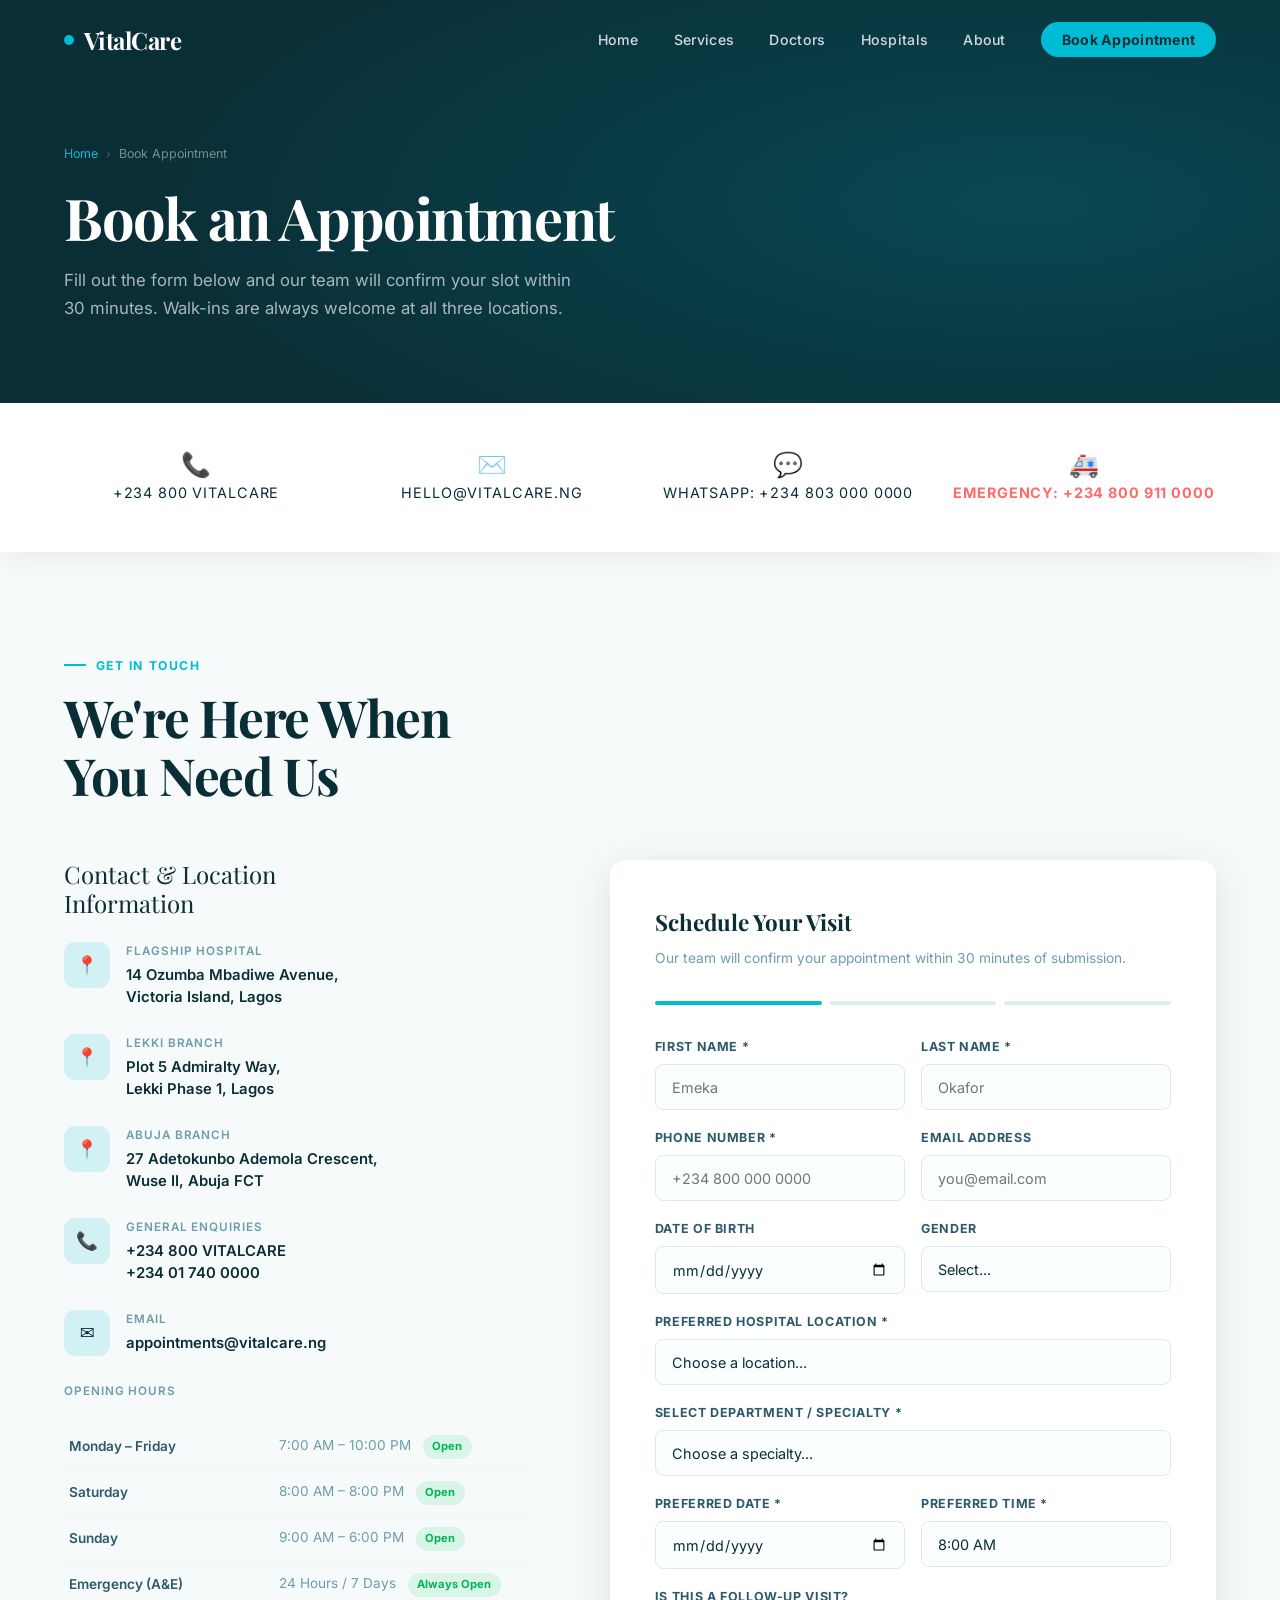
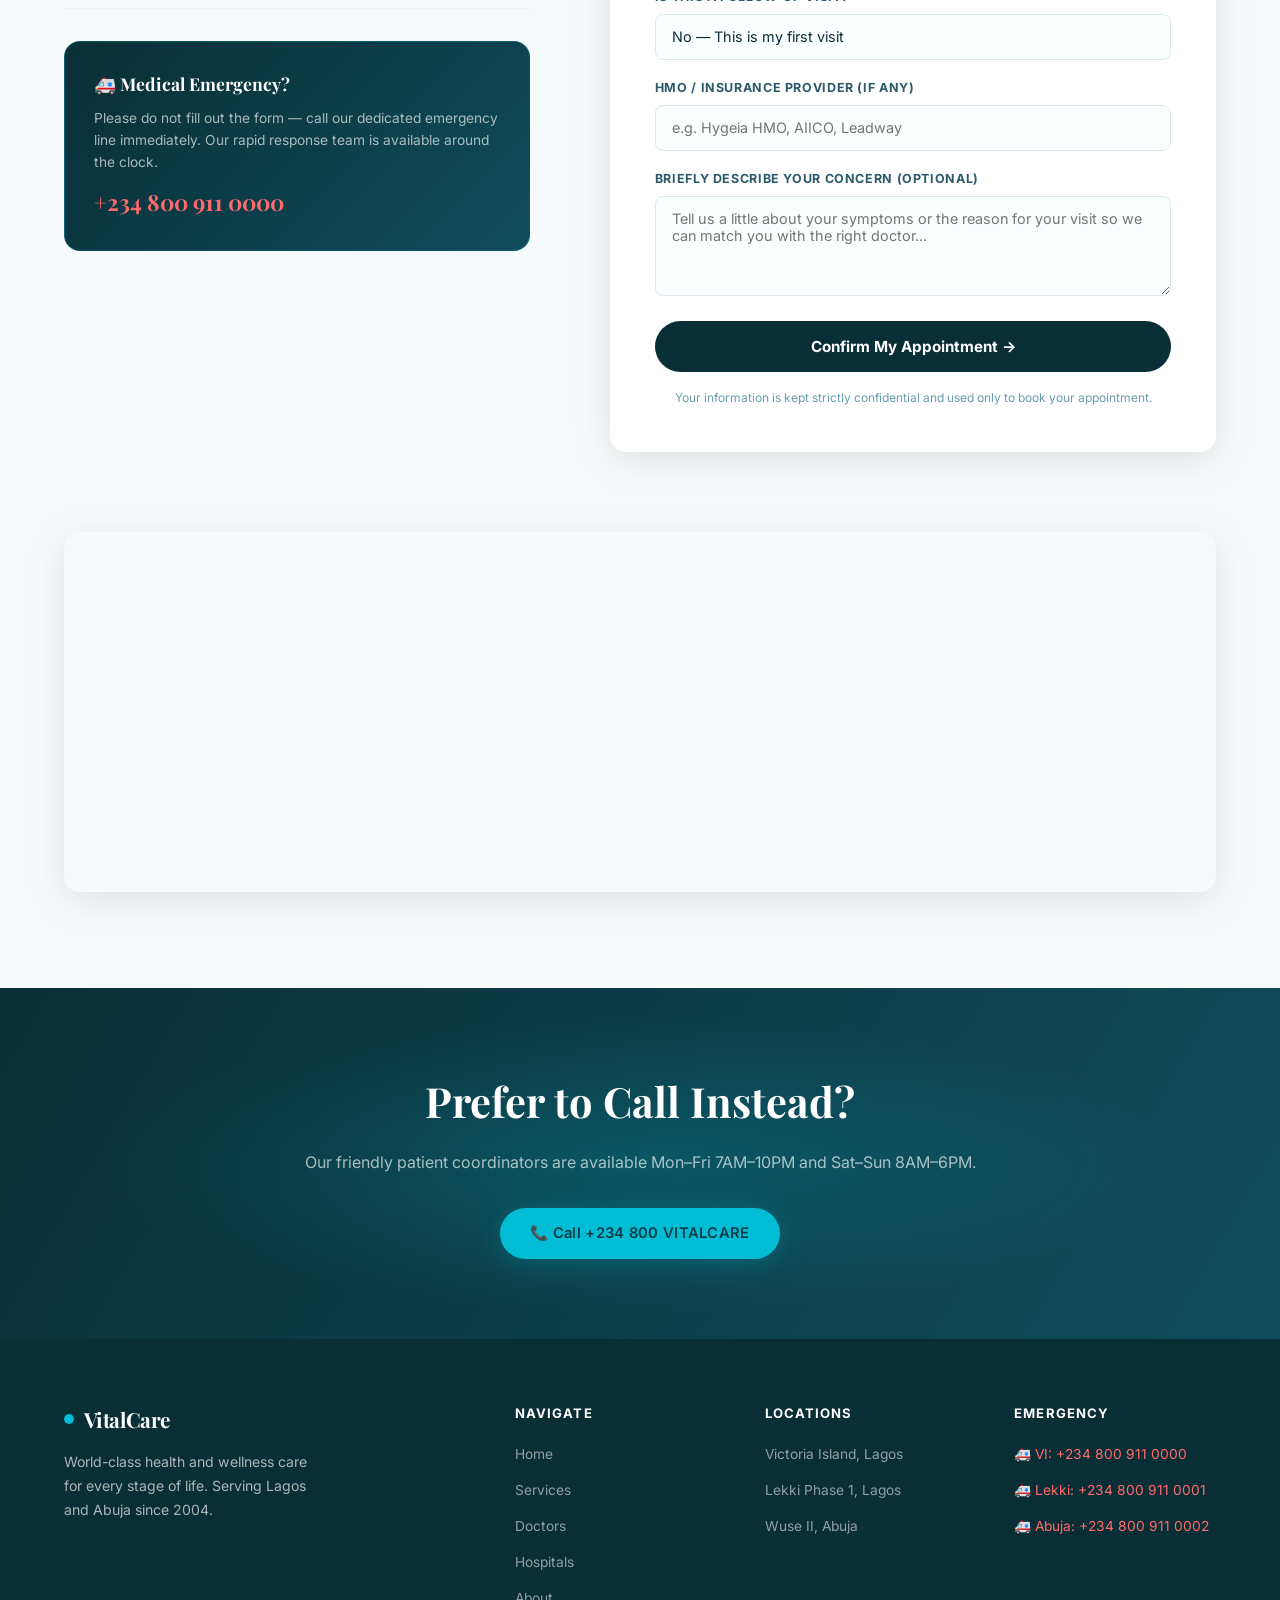
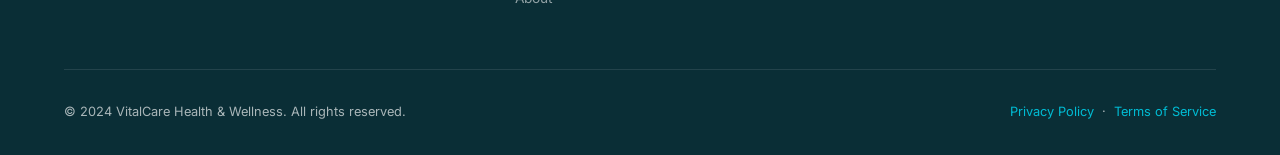
<file: contact.html>
<!DOCTYPE html>
<html lang="en">
<head>
<meta charset="UTF-8"><meta name="viewport" content="width=device-width,initial-scale=1">
<title>Book Appointment | VitalCare Health & Wellness</title>
<link rel="stylesheet" href="style.css">
<style>
.contact-hero-img{
  position:absolute;inset:0;
  background:url('https://images.unsplash.com/photo-1581056771107-24ca5f033842?w=1600&q=80&auto=format&fit=crop') center/cover no-repeat;
  opacity:.12;
}

/* booking layout */
.booking-layout{display:grid;grid-template-columns:1fr 1.3fr;gap:5rem;align-items:start;margin-top:3.5rem}

/* info side */
.contact-info-title{font-family:var(--font-d);font-size:1.5rem;color:var(--text);margin-bottom:1.5rem;line-height:1.2}
.contact-item{display:flex;gap:1rem;margin-bottom:1.6rem;align-items:flex-start}
.ci-icon{
  width:46px;height:46px;background:var(--cyan-glow);border-radius:11px;
  display:flex;align-items:center;justify-content:center;font-size:1.1rem;flex-shrink:0;
}
.ci-label{font-size:.73rem;color:var(--text-light);text-transform:uppercase;letter-spacing:.08em;margin-bottom:.2rem;font-weight:600}
.ci-value{font-weight:600;color:var(--text);font-size:.93rem;line-height:1.5}
.ci-value a{color:var(--text);text-decoration:none}
.ci-value a:hover{color:var(--cyan)}

.emergency-box{
  background:linear-gradient(135deg,var(--teal),var(--teal-mid));
  border-radius:var(--r);padding:1.8rem;margin-top:2rem;
  border:1px solid rgba(0,188,212,.25);
}
.emergency-box h4{color:#fff;font-family:var(--font-d);font-size:1.1rem;margin-bottom:.5rem}
.emergency-box p{font-size:.86rem;color:rgba(255,255,255,.65);margin-bottom:.8rem;line-height:1.6}
.emergency-num{font-size:1.4rem;font-weight:700;color:var(--coral);font-family:var(--font-d)}

/* hours table */
.hours-table{width:100%;margin-top:1.5rem;border-collapse:collapse}
.hours-table tr{border-bottom:1px solid #edf5f5}
.hours-table td{padding:.65rem .3rem;font-size:.85rem}
.hours-table td:first-child{color:var(--text-mid);font-weight:600;width:45%}
.hours-table td:last-child{color:var(--text-light)}
.open-badge{
  display:inline-block;background:rgba(0,200,100,.12);color:#00b359;
  font-size:.7rem;font-weight:700;padding:.2rem .6rem;border-radius:50px;margin-left:.5rem;
}

/* form box */
.form-box{background:var(--pure);border-radius:var(--r);padding:2.8rem;box-shadow:var(--sh)}
.form-box h3{font-family:var(--font-d);font-size:1.4rem;color:var(--text);margin-bottom:.4rem}
.form-box .form-sub{font-size:.86rem;color:var(--text-light);margin-bottom:2rem}
.form-steps{display:flex;gap:.5rem;margin-bottom:2rem}
.step-dot{
  flex:1;height:4px;border-radius:2px;background:#e0eded;
  transition:background .4s;
}
.step-dot.done{background:var(--cyan)}
.step-dot.active{background:var(--cyan);box-shadow:0 0 0 3px var(--cyan-glow)}

/* success state */
.form-success{display:none;text-align:center;padding:3rem 2rem}
.success-icon{font-size:4rem;margin-bottom:1rem;display:block}
.form-success h3{font-family:var(--font-d);font-size:1.6rem;color:var(--text);margin-bottom:.6rem}
.form-success p{font-size:.9rem;color:var(--text-light);line-height:1.7;max-width:340px;margin:0 auto 1.5rem}

/* map strip at bottom of contact */
.contact-map{width:100%;height:360px;border-radius:var(--r);overflow:hidden;box-shadow:var(--sh);margin-top:4rem}
.contact-map iframe{width:100%;height:100%;border:none;display:block}

@media(max-width:1050px){
  .booking-layout{grid-template-columns:1fr;gap:3rem}
}
@media(max-width:900px){
  .form-box{padding:2rem 1.5rem}
}
</style>
</head>
<body>

<div id="loader">
  <div class="loader-logo"><div class="loader-dot"></div>VitalCare</div>
  <div class="loader-bar"><div class="loader-fill"></div></div>
</div>

<nav>
  <a href="index.html" class="nav-logo"><div class="nav-dot"></div>VitalCare</a>
  <ul class="nav-links">
    <li><a href="index.html">Home</a></li>
    <li><a href="services.html">Services</a></li>
    <li><a href="doctors.html">Doctors</a></li>
    <li><a href="hospitals.html">Hospitals</a></li>
    <li><a href="about.html">About</a></li>
    <li><a href="contact.html" class="nav-cta">Book Appointment</a></li>
  </ul>
  <div class="ham"><span></span><span></span><span></span></div>
</nav>

<!-- HERO -->
<div class="page-hero">
  <div class="contact-hero-img"></div>
  <div class="crumb"><a href="index.html">Home</a><span>›</span>Book Appointment</div>
  <h1>Book an Appointment</h1>
  <p>Fill out the form below and our team will confirm your slot within 30 minutes. Walk-ins are always welcome at all three locations.</p>
</div>

<!-- QUICK CONTACT BAND -->
<div class="stats-band">
  <div class="stat-box">
    <div class="stat-n" style="font-size:1.5rem">📞</div>
    <p style="font-size:.9rem;color:var(--text)">+234 800 VITALCARE</p>
  </div>
  <div class="stat-box">
    <div class="stat-n" style="font-size:1.5rem">✉️</div>
    <p style="font-size:.9rem;color:var(--text)">hello@vitalcare.ng</p>
  </div>
  <div class="stat-box">
    <div class="stat-n" style="font-size:1.5rem">💬</div>
    <p style="font-size:.9rem;color:var(--text)">WhatsApp: +234 803 000 0000</p>
  </div>
  <div class="stat-box">
    <div class="stat-n" style="font-size:1.5rem;color:var(--coral)">🚑</div>
    <p style="font-size:.9rem;color:var(--coral);font-weight:700">Emergency: +234 800 911 0000</p>
  </div>
</div>

<!-- BOOKING LAYOUT -->
<section class="sec">
  <div class="tag">Get In Touch</div>
  <h2 class="h1 reveal">We're Here When<br>You Need Us</h2>

  <div class="booking-layout">

    <!-- LEFT — Info -->
    <div>
      <p class="contact-info-title reveal">Contact & Location<br>Information</p>

      <div class="contact-item reveal d1">
        <div class="ci-icon">📍</div>
        <div>
          <div class="ci-label">Flagship Hospital</div>
          <div class="ci-value">14 Ozumba Mbadiwe Avenue,<br>Victoria Island, Lagos</div>
        </div>
      </div>
      <div class="contact-item reveal d2">
        <div class="ci-icon">📍</div>
        <div>
          <div class="ci-label">Lekki Branch</div>
          <div class="ci-value">Plot 5 Admiralty Way,<br>Lekki Phase 1, Lagos</div>
        </div>
      </div>
      <div class="contact-item reveal d3">
        <div class="ci-icon">📍</div>
        <div>
          <div class="ci-label">Abuja Branch</div>
          <div class="ci-value">27 Adetokunbo Ademola Crescent,<br>Wuse II, Abuja FCT</div>
        </div>
      </div>
      <div class="contact-item reveal d4">
        <div class="ci-icon">📞</div>
        <div>
          <div class="ci-label">General Enquiries</div>
          <div class="ci-value">
            <a href="tel:+2348000000000">+234 800 VITALCARE</a><br>
            <a href="tel:+23401740000">+234 01 740 0000</a>
          </div>
        </div>
      </div>
      <div class="contact-item reveal">
        <div class="ci-icon">✉️</div>
        <div>
          <div class="ci-label">Email</div>
          <div class="ci-value"><a href="mailto:appointments@vitalcare.ng">appointments@vitalcare.ng</a></div>
        </div>
      </div>

      <!-- HOURS TABLE -->
      <div class="reveal" style="margin-top:1.5rem">
        <div class="ci-label" style="margin-bottom:.8rem">Opening Hours</div>
        <table class="hours-table">
          <tr><td>Monday – Friday</td><td>7:00 AM – 10:00 PM <span class="open-badge">Open</span></td></tr>
          <tr><td>Saturday</td><td>8:00 AM – 8:00 PM <span class="open-badge">Open</span></td></tr>
          <tr><td>Sunday</td><td>9:00 AM – 6:00 PM <span class="open-badge">Open</span></td></tr>
          <tr><td>Emergency (A&E)</td><td>24 Hours / 7 Days <span class="open-badge">Always Open</span></td></tr>
        </table>
      </div>

      <!-- EMERGENCY BOX -->
      <div class="emergency-box reveal">
        <h4>🚑 Medical Emergency?</h4>
        <p>Please do not fill out the form — call our dedicated emergency line immediately. Our rapid response team is available around the clock.</p>
        <div class="emergency-num">+234 800 911 0000</div>
      </div>
    </div>

    <!-- RIGHT — Form -->
    <div class="form-box reveal d2">
      <h3>Schedule Your Visit</h3>
      <p class="form-sub">Our team will confirm your appointment within 30 minutes of submission.</p>

      <!-- progress dots -->
      <div class="form-steps">
        <div class="step-dot done" id="step1"></div>
        <div class="step-dot" id="step2"></div>
        <div class="step-dot" id="step3"></div>
      </div>

      <form id="bookingForm">
        <!-- Personal Info -->
        <div class="form-row">
          <div class="fg">
            <label>First Name *</label>
            <input type="text" placeholder="Emeka" required>
          </div>
          <div class="fg">
            <label>Last Name *</label>
            <input type="text" placeholder="Okafor" required>
          </div>
        </div>
        <div class="form-row">
          <div class="fg">
            <label>Phone Number *</label>
            <input type="tel" placeholder="+234 800 000 0000" required>
          </div>
          <div class="fg">
            <label>Email Address</label>
            <input type="email" placeholder="you@email.com">
          </div>
        </div>
        <div class="form-row">
          <div class="fg">
            <label>Date of Birth</label>
            <input type="date">
          </div>
          <div class="fg">
            <label>Gender</label>
            <select>
              <option value="">Select...</option>
              <option>Male</option>
              <option>Female</option>
              <option>Prefer not to say</option>
            </select>
          </div>
        </div>

        <!-- Appointment Info -->
        <div class="fg">
          <label>Preferred Hospital Location *</label>
          <select required>
            <option value="">Choose a location...</option>
            <option>VitalCare Victoria Island, Lagos</option>
            <option>VitalCare Lekki Phase 1, Lagos</option>
            <option>VitalCare Abuja (Wuse II)</option>
          </select>
        </div>
        <div class="fg">
          <label>Select Department / Specialty *</label>
          <select required>
            <option value="">Choose a specialty...</option>
            <option>Cardiology — Heart Care</option>
            <option>Neurology — Brain & Spine</option>
            <option>Orthopedics — Bone & Joint</option>
            <option>Maternity & Women's Health</option>
            <option>Oncology — Cancer Care</option>
            <option>Ophthalmology — Eye Care</option>
            <option>Dental & Oral Health</option>
            <option>Paediatrics — Child Health</option>
            <option>Physiotherapy & Rehabilitation</option>
            <option>Psychiatry & Mental Wellness</option>
            <option>General Practice / Check-up</option>
          </select>
        </div>
        <div class="form-row">
          <div class="fg">
            <label>Preferred Date *</label>
            <input type="date" required>
          </div>
          <div class="fg">
            <label>Preferred Time *</label>
            <select required>
              <option>8:00 AM</option><option>9:00 AM</option>
              <option>10:00 AM</option><option>11:00 AM</option>
              <option>12:00 PM</option><option>2:00 PM</option>
              <option>3:00 PM</option><option>4:00 PM</option>
              <option>5:00 PM</option><option>6:00 PM</option>
            </select>
          </div>
        </div>
        <div class="fg">
          <label>Is this a Follow-up Visit?</label>
          <select>
            <option>No — This is my first visit</option>
            <option>Yes — I am an existing patient</option>
          </select>
        </div>
        <div class="fg">
          <label>HMO / Insurance Provider (if any)</label>
          <input type="text" placeholder="e.g. Hygeia HMO, AIICO, Leadway">
        </div>
        <div class="fg">
          <label>Briefly Describe Your Concern (Optional)</label>
          <textarea placeholder="Tell us a little about your symptoms or the reason for your visit so we can match you with the right doctor..."></textarea>
        </div>

        <button type="submit" class="form-submit">Confirm My Appointment →</button>
        <p style="font-size:.75rem;color:var(--text-light);margin-top:1rem;text-align:center">Your information is kept strictly confidential and used only to book your appointment.</p>
      </form>

      <!-- Success state -->
      <div class="form-success">
        <span class="success-icon">✅</span>
        <h3>Appointment Requested!</h3>
        <p>Thank you! Our scheduling team will call you within <strong>30 minutes</strong> to confirm your slot and answer any questions.</p>
        <a href="index.html" class="btn btn-dark">Back to Home →</a>
      </div>
    </div>

  </div>

  <!-- MAP STRIP -->
  <div class="contact-map reveal" style="margin-top:5rem">
    <iframe
      src="https://www.google.com/maps/embed?pb=!1m18!1m12!1m3!1d3964.7305213914054!2d3.4215695!3d6.4280556!2m3!1f0!2f0!3f0!3m2!1i1024!2i768!4f13.1!3m3!1m2!1s0x103bf53aec4dd92d%3A0xd0276bac37e5f30!2sVictoria%20Island%2C%20Lagos!5e0!3m2!1sen!2sng!4v1710000000000"
      allowfullscreen="" loading="lazy" referrerpolicy="no-referrer-when-downgrade"
      title="VitalCare Victoria Island Location">
    </iframe>
  </div>
</section>

<!-- CTA -->
<div class="cta-band">
  <h2 class="reveal">Prefer to Call Instead?</h2>
  <p class="reveal d1">Our friendly patient coordinators are available Mon–Fri 7AM–10PM and Sat–Sun 8AM–6PM.</p>
  <a href="tel:+2348000000000" class="btn btn-primary reveal d2">📞 Call +234 800 VITALCARE</a>
</div>

<!-- FOOTER -->
<footer>
  <div class="ft-grid">
    <div class="ft-brand">
      <div class="nav-logo" style="font-size:1.3rem"><div class="nav-dot"></div>VitalCare</div>
      <p>World-class health and wellness care for every stage of life. Serving Lagos and Abuja since 2004.</p>
    </div>
    <div class="ft-col"><h4>Navigate</h4><ul>
      <li><a href="index.html">Home</a></li>
      <li><a href="services.html">Services</a></li>
      <li><a href="doctors.html">Doctors</a></li>
      <li><a href="hospitals.html">Hospitals</a></li>
      <li><a href="about.html">About</a></li>
    </ul></div>
    <div class="ft-col"><h4>Locations</h4><ul>
      <li><a href="hospitals.html">Victoria Island, Lagos</a></li>
      <li><a href="hospitals.html">Lekki Phase 1, Lagos</a></li>
      <li><a href="hospitals.html">Wuse II, Abuja</a></li>
    </ul></div>
    <div class="ft-col"><h4>Emergency</h4><ul>
      <li><a href="tel:+2348009110000" style="color:var(--coral)">🚑 VI: +234 800 911 0000</a></li>
      <li><a href="tel:+2348009110001" style="color:var(--coral)">🚑 Lekki: +234 800 911 0001</a></li>
      <li><a href="tel:+2348009110002" style="color:var(--coral)">🚑 Abuja: +234 800 911 0002</a></li>
    </ul></div>
  </div>
  <div class="ft-bottom">
    <span>© 2024 VitalCare Health & Wellness. All rights reserved.</span>
    <div><a href="#">Privacy Policy</a> &nbsp;·&nbsp; <a href="#">Terms of Service</a></div>
  </div>
</footer>

<script src="shared.js"></script>
<script>
// Form progress animation
const inputs = document.querySelectorAll('#bookingForm input, #bookingForm select, #bookingForm textarea');
const steps = [document.getElementById('step1'), document.getElementById('step2'), document.getElementById('step3')];
let filled = 0;
inputs.forEach(inp => {
  inp.addEventListener('input', () => {
    filled = [...inputs].filter(i => i.value.trim() !== '').length;
    const pct = filled / inputs.length;
    steps[0].className = 'step-dot done';
    steps[1].className = pct > 0.4 ? 'step-dot done' : (pct > 0.1 ? 'step-dot active' : 'step-dot');
    steps[2].className = pct > 0.75 ? 'step-dot done' : (pct > 0.4 ? 'step-dot active' : 'step-dot');
  });
});

// Form submit
document.getElementById('bookingForm').addEventListener('submit', function(e) {
  e.preventDefault();
  this.style.display = 'none';
  document.querySelector('.form-steps').style.display = 'none';
  document.querySelector('.form-sub').style.display = 'none';
  document.querySelector('.form-box h3').style.display = 'none';
  document.querySelector('.form-success').style.display = 'block';
});
</script>
</body>
</html>
</file>
<file: style.css>
@import url('https://fonts.googleapis.com/css2?family=Playfair+Display:ital,wght@0,400;0,600;0,700;1,400&family=Inter:wght@300;400;500;600;700&display=swap');

:root {
  --teal:       #0A2E36;
  --teal-mid:   #0F4C5C;
  --teal-light: #1a6b7a;
  --cyan:       #00BCD4;
  --cyan-soft:  #4DD0E1;
  --cyan-glow:  rgba(0,188,212,.15);
  --coral:      #FF6B6B;
  --sage:       #EAF6F6;
  --sage-dark:  #C5E8E8;
  --white:      #F7FAFA;
  --pure:       #ffffff;
  --text:       #0A2E36;
  --text-mid:   #2d5a6b;
  --text-light: #6b9daa;
  --font-d: 'Playfair Display', Georgia, serif;
  --font-b: 'Inter', system-ui, sans-serif;
  --r:  16px;
  --rs: 8px;
  --sh:      0 8px 40px rgba(0,0,0,.10);
  --sh-cyan: 0 4px 30px rgba(0,188,212,.25);
  --ease: cubic-bezier(.16,1,.3,1);
}

*,*::before,*::after{box-sizing:border-box;margin:0;padding:0}
html{scroll-behavior:smooth;font-size:16px}
body{font-family:var(--font-b);background:var(--white);color:var(--text);overflow-x:hidden;line-height:1.6}
img{max-width:100%;display:block}
a{text-decoration:none}

/* ── SCROLLBAR ── */
::-webkit-scrollbar{width:5px}
::-webkit-scrollbar-track{background:var(--sage)}
::-webkit-scrollbar-thumb{background:var(--cyan);border-radius:3px}

/* ── LOADER ── */
#loader{
  position:fixed;inset:0;z-index:9999;background:var(--teal);
  display:flex;flex-direction:column;align-items:center;justify-content:center;gap:1.5rem;
  transition:opacity .8s,visibility .8s;
}
#loader.gone{opacity:0;visibility:hidden;pointer-events:none}
.loader-logo{font-family:var(--font-d);font-size:2.2rem;color:#fff;display:flex;align-items:center;gap:.7rem}
.loader-dot{width:12px;height:12px;border-radius:50%;background:var(--cyan);animation:ldot 1.4s ease-in-out infinite}
@keyframes ldot{0%,100%{box-shadow:0 0 0 0 rgba(0,188,212,.7)}50%{box-shadow:0 0 0 10px rgba(0,188,212,0)}}
.loader-bar{width:220px;height:3px;background:rgba(255,255,255,.15);border-radius:3px;overflow:hidden}
.loader-fill{height:100%;background:var(--cyan);border-radius:3px;animation:lfill 1.5s var(--ease) forwards}
@keyframes lfill{from{width:0}to{width:100%}}

/* ── NAV ── */
nav{
  position:fixed;top:0;left:0;right:0;z-index:1000;
  display:flex;align-items:center;justify-content:space-between;
  padding:1.3rem 4rem;transition:all .4s var(--ease);
}
nav.scrolled{
  background:rgba(10,46,54,.96);backdrop-filter:blur(20px);
  box-shadow:0 2px 30px rgba(0,0,0,.2);padding:.9rem 4rem;
}
.nav-logo{
  display:flex;align-items:center;gap:.6rem;
  font-family:var(--font-d);font-size:1.5rem;font-weight:700;
  color:#fff;letter-spacing:-.02em;
}
.nav-dot{width:10px;height:10px;border-radius:50%;background:var(--cyan);animation:ldot 2s ease-in-out infinite}
.nav-links{display:flex;gap:2.2rem;list-style:none}
.nav-links a{
  color:rgba(255,255,255,.82);font-size:.88rem;font-weight:500;
  letter-spacing:.02em;transition:color .3s;position:relative;
}
.nav-links a::after{
  content:'';position:absolute;bottom:-4px;left:0;right:0;height:2px;
  background:var(--cyan);transform:scaleX(0);transition:transform .3s;
}
.nav-links a:hover,.nav-links a.active{color:var(--cyan)}
.nav-links a:hover::after,.nav-links a.active::after{transform:scaleX(1)}
.nav-cta{
  background:var(--cyan)!important;color:var(--teal)!important;
  padding:.55rem 1.3rem;border-radius:50px;font-weight:700!important;
}
.nav-cta::after{display:none!important}
.nav-cta:hover{background:var(--coral)!important;color:#fff!important}

/* hamburger */
.ham{display:none;flex-direction:column;gap:5px;cursor:pointer;z-index:1002;padding:4px}
.ham span{width:24px;height:2px;background:#fff;transition:.4s;border-radius:2px;display:block}
.ham.open span:nth-child(1){transform:rotate(45deg) translate(5px,5px)}
.ham.open span:nth-child(2){opacity:0}
.ham.open span:nth-child(3){transform:rotate(-45deg) translate(5px,-5px)}

/* mobile nav */
@media(max-width:900px){
  nav{padding:1rem 1.5rem}
  nav.scrolled{padding:.8rem 1.5rem}
  .ham{display:flex}
  .nav-links{
    display:none;position:fixed;inset:0;background:var(--teal);
    flex-direction:column;align-items:center;justify-content:center;
    gap:2.5rem;z-index:1001;
  }
  .nav-links.open{display:flex}
  .nav-links a{font-size:1.3rem}
}

/* ── BUTTONS ── */
.btn{
  display:inline-flex;align-items:center;gap:.5rem;
  padding:.85rem 1.9rem;border-radius:50px;font-weight:600;
  font-size:.92rem;font-family:var(--font-b);cursor:pointer;
  transition:all .4s var(--ease);letter-spacing:.02em;border:none;
}
.btn-primary{background:var(--cyan);color:var(--teal);box-shadow:var(--sh-cyan)}
.btn-primary:hover{background:var(--coral);color:#fff;transform:translateY(-3px);box-shadow:0 8px 30px rgba(255,107,107,.4)}
.btn-outline{background:transparent;color:#fff;border:1.5px solid rgba(255,255,255,.4)}
.btn-outline:hover{border-color:var(--cyan);color:var(--cyan);transform:translateY(-3px)}
.btn-dark{background:var(--teal);color:#fff}
.btn-dark:hover{background:var(--cyan);color:var(--teal);transform:translateY(-2px)}

/* ── SECTION BASICS ── */
.sec{padding:6rem 4rem}
.sec-sm{padding:4rem 4rem}
@media(max-width:900px){.sec,.sec-sm{padding:4rem 1.5rem}}

.tag{
  display:inline-flex;align-items:center;gap:.6rem;
  font-size:.76rem;font-weight:700;letter-spacing:.13em;
  text-transform:uppercase;color:var(--cyan);margin-bottom:.9rem;
}
.tag::before{content:'';width:22px;height:2px;background:var(--cyan)}
.h1{
  font-family:var(--font-d);font-size:clamp(2rem,4.5vw,3.2rem);
  font-weight:700;color:var(--text);line-height:1.12;
  margin-bottom:1rem;letter-spacing:-.025em;
}
.h2{
  font-family:var(--font-d);font-size:clamp(1.6rem,3vw,2.4rem);
  font-weight:700;color:var(--text);line-height:1.15;
  margin-bottom:.8rem;letter-spacing:-.02em;
}
.sub{font-size:.97rem;color:var(--text-light);max-width:540px;line-height:1.75}

/* ── SUBPAGE HERO ── */
.page-hero{
  background:var(--teal);padding:9rem 4rem 5rem;
  position:relative;overflow:hidden;
}
.page-hero::before{
  content:'';position:absolute;inset:0;
  background:radial-gradient(ellipse 70% 80% at 80% 50%,rgba(0,188,212,.18),transparent);
  pointer-events:none;
}
.page-hero .crumb{
  display:flex;align-items:center;gap:.5rem;
  font-size:.78rem;color:rgba(255,255,255,.45);margin-bottom:1.4rem;
}
.page-hero .crumb a{color:var(--cyan)}
.page-hero .crumb span{color:rgba(255,255,255,.25)}
.page-hero h1{
  font-family:var(--font-d);font-size:clamp(2.2rem,4.5vw,3.8rem);
  color:#fff;font-weight:700;line-height:1.1;
  letter-spacing:-.025em;position:relative;z-index:1;
}
.page-hero p{
  color:rgba(255,255,255,.65);font-size:1.05rem;
  max-width:520px;margin-top:1rem;position:relative;z-index:1;line-height:1.7;
}
@media(max-width:900px){.page-hero{padding:7rem 1.5rem 3rem}}

/* ── GRID CARDS ── */
.grid-3{display:grid;grid-template-columns:repeat(3,1fr);gap:1.5rem}
.grid-4{display:grid;grid-template-columns:repeat(4,1fr);gap:1.4rem}
.grid-2{display:grid;grid-template-columns:1fr 1fr;gap:4rem;align-items:center}
@media(max-width:1100px){.grid-4{grid-template-columns:repeat(2,1fr)}}
@media(max-width:900px){.grid-3,.grid-4,.grid-2{grid-template-columns:1fr;gap:2rem}}
@media(min-width:600px) and (max-width:900px){.grid-3,.grid-4{grid-template-columns:1fr 1fr}}

/* ── SERVICE CARD ── */
.svc-card{
  background:var(--pure);border-radius:var(--r);padding:2.2rem;
  border:1.5px solid transparent;transition:all .4s var(--ease);cursor:pointer;
  position:relative;overflow:hidden;
}
.svc-card::before{
  content:'';position:absolute;top:0;left:0;right:0;height:3px;
  background:linear-gradient(90deg,var(--cyan),var(--coral));
  transform:scaleX(0);transform-origin:left;transition:.4s var(--ease);
}
.svc-card:hover{transform:translateY(-8px);border-color:var(--cyan);box-shadow:var(--sh-cyan)}
.svc-card:hover::before{transform:scaleX(1)}
.svc-icon{
  width:52px;height:52px;border-radius:13px;background:var(--cyan-glow);
  display:flex;align-items:center;justify-content:center;
  font-size:1.5rem;margin-bottom:1.3rem;transition:.4s;
}
.svc-card:hover .svc-icon{background:var(--cyan)}
.svc-card h3{font-family:var(--font-d);font-size:1.15rem;font-weight:600;color:var(--text);margin-bottom:.6rem}
.svc-card p{font-size:.88rem;color:var(--text-light);line-height:1.7}
.svc-link{
  display:inline-flex;align-items:center;gap:.4rem;
  margin-top:1rem;color:var(--cyan);font-size:.83rem;font-weight:600;transition:gap .3s;
}
.svc-link:hover{gap:.7rem}

/* ── DOCTOR CARD ── */
.doc-card{
  background:var(--pure);border-radius:var(--r);overflow:hidden;
  box-shadow:var(--sh);transition:all .4s var(--ease);
}
.doc-card:hover{transform:translateY(-8px);box-shadow:0 20px 60px rgba(0,0,0,.14)}
.doc-img{
  width:100%;height:280px;object-fit:cover;object-position:top;
  display:block;
}
.doc-body{padding:1.5rem}
.doc-body h3{font-family:var(--font-d);font-size:1.1rem;color:var(--text);margin-bottom:.25rem}
.doc-spec{color:var(--cyan);font-size:.78rem;font-weight:700;text-transform:uppercase;letter-spacing:.06em;margin-bottom:.7rem}
.doc-rating{display:flex;align-items:center;gap:.4rem;font-size:.8rem;color:var(--text-light)}
.stars{color:#F9A825}
.doc-avail{
  display:inline-block;background:var(--cyan-glow);color:var(--cyan);
  font-size:.73rem;font-weight:600;padding:.28rem .8rem;border-radius:50px;margin-top:.7rem;
}
.doc-btn{
  display:block;margin-top:1rem;text-align:center;
  background:var(--sage);color:var(--teal);
  padding:.6rem;border-radius:var(--rs);font-size:.83rem;font-weight:600;
  transition:all .3s;
}
.doc-btn:hover{background:var(--cyan);color:var(--teal)}

/* ── HOSPITAL CARD ── */
.hosp-card{border-radius:var(--r);overflow:hidden;box-shadow:var(--sh);background:var(--pure);transition:all .4s var(--ease)}
.hosp-card:hover{transform:translateY(-6px);box-shadow:0 20px 50px rgba(0,0,0,.13)}
.hosp-img{width:100%;height:220px;object-fit:cover;display:block}
.hosp-body{padding:1.5rem}
.hosp-body h3{font-family:var(--font-d);font-size:1.1rem;color:var(--text);margin-bottom:.4rem}
.hosp-body p{font-size:.86rem;color:var(--text-light);line-height:1.65;margin-bottom:1rem}
.hosp-badge{display:inline-flex;align-items:center;gap:.4rem;font-size:.75rem;font-weight:600;color:var(--cyan);background:var(--cyan-glow);padding:.3rem .8rem;border-radius:50px}

/* ── STATS BAND ── */
.stats-band{
  background:var(--pure);padding:3rem 4rem;
  display:grid;grid-template-columns:repeat(4,1fr);gap:2rem;
  box-shadow:0 4px 30px rgba(0,0,0,.07);
}
.stat-box{text-align:center}
.stat-n{font-family:var(--font-d);font-size:2.6rem;font-weight:700;color:var(--teal);line-height:1}
.stat-n span{color:var(--cyan)}
.stat-box p{font-size:.83rem;color:var(--text-light);margin-top:.4rem;text-transform:uppercase;letter-spacing:.06em}
@media(max-width:900px){.stats-band{grid-template-columns:1fr 1fr;padding:2rem 1.5rem}}

/* ── WHY / FEATURES ── */
.feat-list{list-style:none;margin-top:2rem}
.feat-list li{
  display:flex;align-items:flex-start;gap:1rem;
  padding:1.1rem 0;border-bottom:1px solid rgba(0,0,0,.06);
}
.feat-list li:last-child{border-bottom:none}
.feat-chk{
  width:26px;height:26px;border-radius:50%;background:var(--cyan-glow);
  display:flex;align-items:center;justify-content:center;
  color:var(--cyan);font-size:.8rem;flex-shrink:0;margin-top:2px;
}
.feat-list h4{font-weight:600;font-size:.93rem;color:var(--text);margin-bottom:.2rem}
.feat-list p{font-size:.85rem;color:var(--text-light);line-height:1.65}

/* ── TESTIMONIAL ── */
.testi-card{
  background:var(--pure);border-radius:var(--r);padding:2.5rem;
  box-shadow:var(--sh);position:relative;
}
.testi-card::before{
  content:'"';font-family:var(--font-d);font-size:7rem;
  color:var(--cyan);opacity:.15;position:absolute;top:-1rem;left:2rem;line-height:1;
}
.testi-text{font-size:1rem;line-height:1.8;color:var(--text-mid);font-style:italic;margin-bottom:1.8rem;position:relative;z-index:1}
.testi-author{display:flex;align-items:center;gap:1rem}
.testi-avatar{width:48px;height:48px;border-radius:50%;object-fit:cover;border:2px solid var(--cyan)}
.testi-name{font-weight:700;font-size:.9rem;color:var(--text)}
.testi-role{font-size:.78rem;color:var(--text-light)}

/* ── CTA BANNER ── */
.cta-band{
  background:linear-gradient(120deg,var(--teal) 0%,var(--teal-mid) 100%);
  padding:5rem 4rem;text-align:center;position:relative;overflow:hidden;
}
.cta-band::before{
  content:'';position:absolute;inset:0;
  background:radial-gradient(ellipse at center,rgba(0,188,212,.2),transparent 60%);
}
.cta-band h2{font-family:var(--font-d);font-size:clamp(1.8rem,3.5vw,2.6rem);color:#fff;margin-bottom:1rem;position:relative;z-index:1}
.cta-band p{color:rgba(255,255,255,.65);margin-bottom:2rem;position:relative;z-index:1}
@media(max-width:900px){.cta-band{padding:3rem 1.5rem}}

/* ── FORM ── */
.form-box{background:var(--pure);border-radius:var(--r);padding:2.5rem;box-shadow:var(--sh)}
.form-row{display:grid;grid-template-columns:1fr 1fr;gap:1rem}
@media(max-width:600px){.form-row{grid-template-columns:1fr}}
.fg{margin-bottom:1.1rem}
.fg label{display:block;font-size:.78rem;font-weight:700;color:var(--text-mid);margin-bottom:.45rem;text-transform:uppercase;letter-spacing:.05em}
.fg input,.fg select,.fg textarea{
  width:100%;padding:.85rem 1rem;
  border:1.5px solid #ddeaea;border-radius:var(--rs);
  font-family:var(--font-b);font-size:.9rem;color:var(--text);
  background:#fafefe;outline:none;appearance:none;transition:border-color .3s,box-shadow .3s;
}
.fg input:focus,.fg select:focus,.fg textarea:focus{
  border-color:var(--cyan);box-shadow:0 0 0 4px rgba(0,188,212,.12);
}
.fg textarea{resize:vertical;min-height:100px}
.form-submit{
  width:100%;padding:1rem;background:var(--teal);color:#fff;
  border:none;border-radius:50px;font-size:.95rem;font-weight:700;
  cursor:pointer;font-family:var(--font-b);transition:all .4s var(--ease);
}
.form-submit:hover{background:var(--cyan);color:var(--teal);transform:translateY(-2px)}
.form-success{display:none;text-align:center;padding:2.5rem}
.form-success .si{font-size:3rem;margin-bottom:1rem}

/* ── MAP SECTION ── */
.map-wrap{
  width:100%;height:480px;border-radius:var(--r);
  overflow:hidden;box-shadow:var(--sh);position:relative;
}
.map-wrap iframe{width:100%;height:100%;border:none;display:block}
.map-overlay-info{
  position:absolute;top:1.5rem;left:1.5rem;z-index:10;
  background:rgba(10,46,54,.92);backdrop-filter:blur(12px);
  border-radius:var(--rs);padding:1.2rem 1.5rem;color:#fff;
  border:1px solid rgba(0,188,212,.3);min-width:220px;
}
.map-overlay-info h4{font-family:var(--font-d);font-size:1rem;margin-bottom:.3rem}
.map-overlay-info p{font-size:.78rem;color:rgba(255,255,255,.6);line-height:1.5}
.map-overlay-info a{color:var(--cyan);font-size:.78rem;font-weight:600;margin-top:.5rem;display:inline-block}

/* ── FOOTER ── */
footer{background:var(--teal);color:rgba(255,255,255,.65);padding:4rem 4rem 2rem}
.ft-grid{display:grid;grid-template-columns:2fr 1fr 1fr 1fr;gap:3rem;margin-bottom:3rem}
.ft-brand p{font-size:.88rem;line-height:1.7;margin-top:.9rem;max-width:260px}
.ft-col h4{color:#fff;font-size:.82rem;font-weight:700;text-transform:uppercase;letter-spacing:.08em;margin-bottom:1.1rem}
.ft-col ul{list-style:none}
.ft-col li{margin-bottom:.65rem}
.ft-col a{color:rgba(255,255,255,.55);font-size:.86rem;transition:color .3s}
.ft-col a:hover{color:var(--cyan)}
.ft-bottom{border-top:1px solid rgba(255,255,255,.1);padding-top:2rem;display:flex;justify-content:space-between;align-items:center;font-size:.8rem;flex-wrap:wrap;gap:1rem}
.ft-bottom a{color:var(--cyan)}
@media(max-width:900px){.ft-grid{grid-template-columns:1fr 1fr;gap:2rem;padding:0 1.5rem}.ft-bottom{flex-direction:column;text-align:center}}
@media(max-width:600px){.ft-grid{grid-template-columns:1fr}footer{padding:3rem 1.5rem 1.5rem}}

/* ── ANIMATION CLASSES ── */
.reveal{opacity:0;transform:translateY(28px);transition:opacity .7s ease,transform .7s ease}
.reveal.up{opacity:1;transform:none}
.reveal-l{opacity:0;transform:translateX(-28px);transition:opacity .7s ease,transform .7s ease}
.reveal-l.up{opacity:1;transform:none}
.d1{transition-delay:.1s}.d2{transition-delay:.2s}.d3{transition-delay:.3s}.d4{transition-delay:.4s}
</file>
